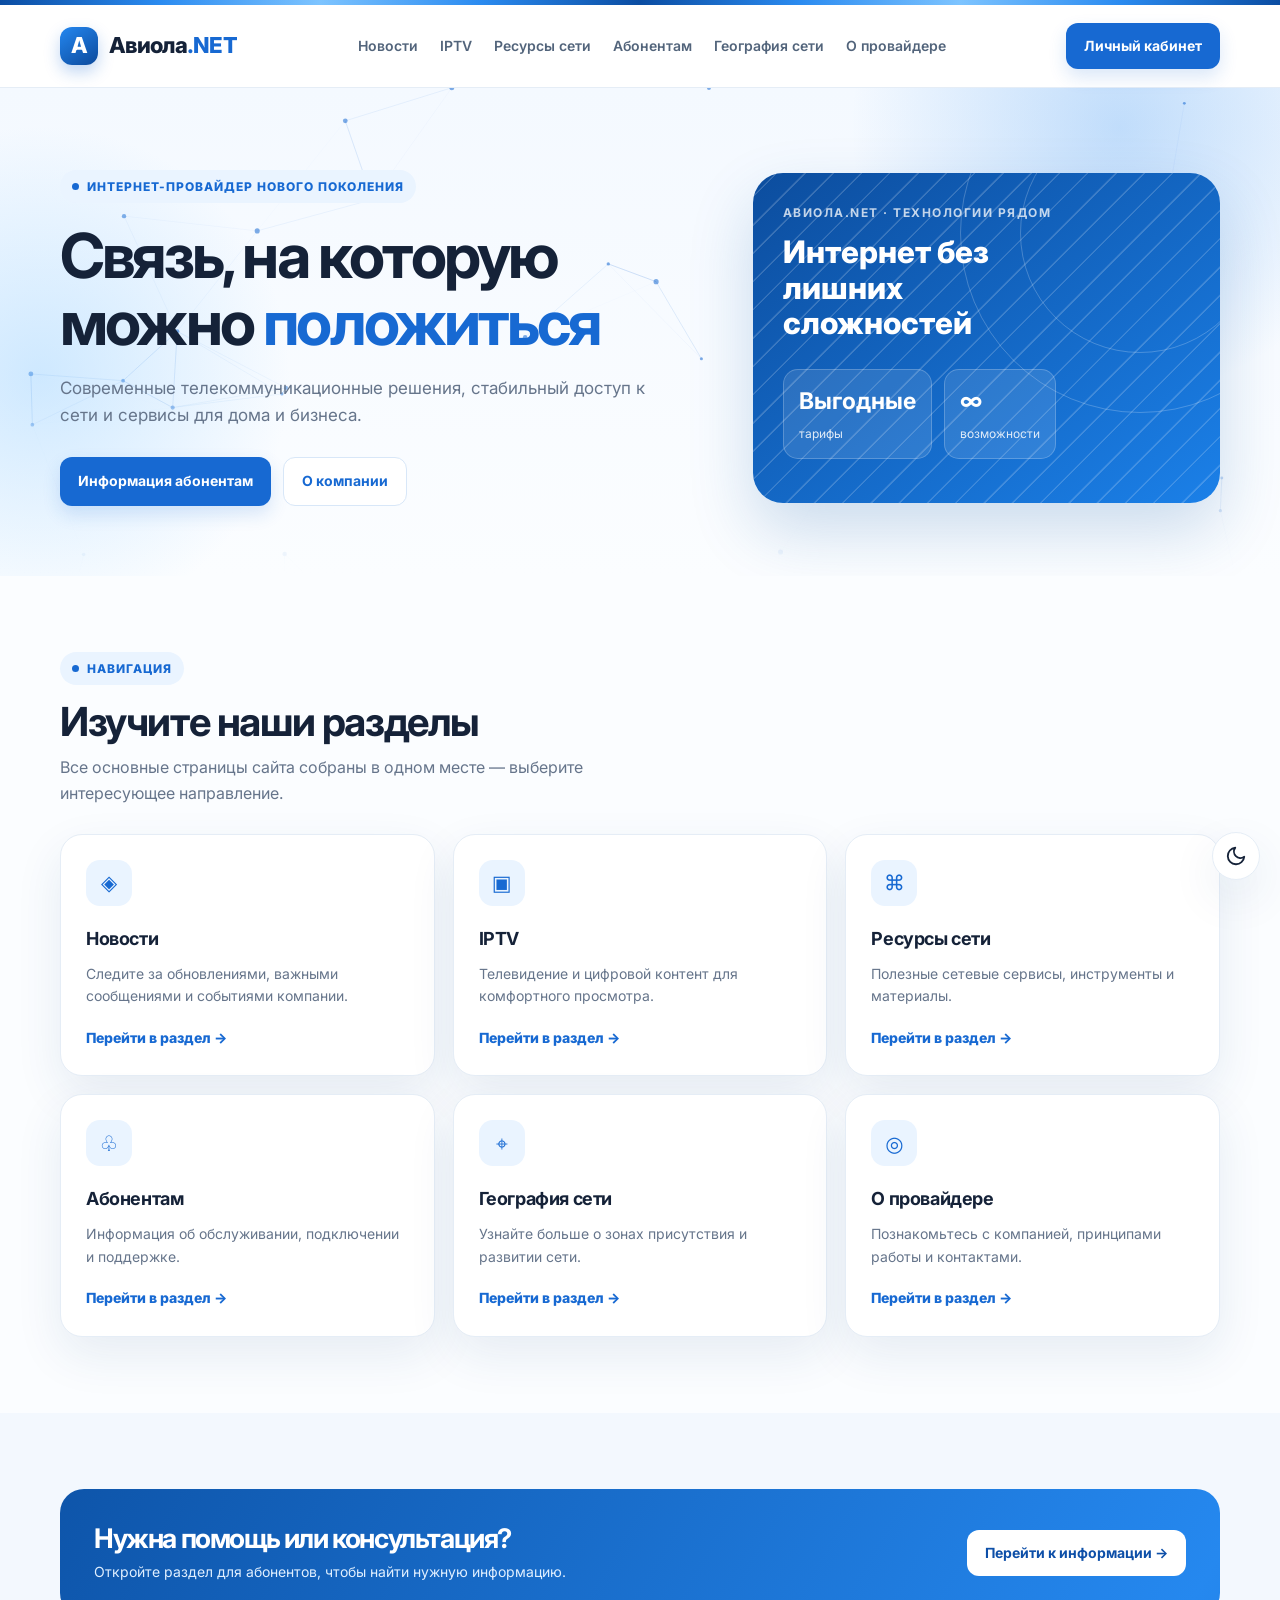
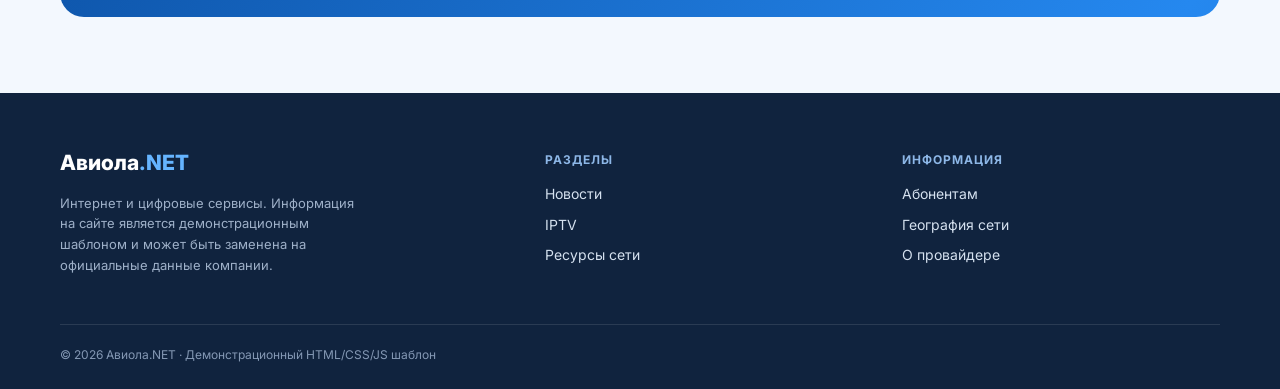
<file: index.html>
<!doctype html>
<html lang="ru">
<head>
  <meta charset="utf-8">
  <meta name="viewport" content="width=device-width, initial-scale=1">
  <meta name="description" content="Современные телекоммуникационные решения, стабильный доступ к сети и сервисы для дома и бизнеса.">
  <meta name="color-scheme" content="light dark">
  <meta name="theme-color" content="#fbfdff">
  <title>Авиола.NET — надёжная связь и цифровые возможности</title>
  <link rel="icon" href="assets/favicon.svg" type="image/svg+xml">
  <link rel="preconnect" href="https://fonts.googleapis.com">
  <link rel="preconnect" href="https://fonts.gstatic.com" crossorigin>
  <link rel="stylesheet" href="https://fonts.googleapis.com/css2?family=Inter:wght@400;500;600;700;800&display=swap">
  <link rel="stylesheet" href="assets/style.css">
  <!-- Ставим сохранённую тему до отрисовки страницы, чтобы не было мигания -->
  <script>
    try {
      var savedTheme = localStorage.getItem('aviola-theme');
      if (savedTheme === 'light' || savedTheme === 'dark') document.documentElement.dataset.theme = savedTheme;
    } catch (error) {}
  </script>
</head>
<body>
  <div class="topline"></div>

  <header class="site-header">
    <div class="container navbar">
      <a class="brand" href="index.html">
        <span class="brand-mark">A</span>
        <span class="brand-name">Авиола<span>.NET</span></span>
      </a>

      <nav class="site-nav" id="site-nav" aria-label="Основное меню">
        <a href="news.html">Новости</a>
        <a href="iptv.html">IPTV</a>
        <a href="resources.html">Ресурсы сети</a>
        <a href="subscribers.html">Абонентам</a>
        <a href="geography.html">География сети</a>
        <a href="about.html">О провайдере</a>
        <a class="nav-cta" href="#">Личный кабинет</a>
      </nav>

      <div class="nav-actions">
        <!-- TODO: заменить "#" на адрес личного кабинета (здесь и в меню выше) -->
        <a class="nav-cta" href="#">Личный кабинет</a>
        <button class="menu-toggle" type="button" aria-label="Открыть меню" aria-expanded="false" aria-controls="site-nav">☰</button>
      </div>
    </div>
  </header>

  <main>
    <section class="hero">
      <div class="container hero-grid">
        <div>
          <span class="eyebrow">Интернет-провайдер нового поколения</span>
          <h1>Связь, на которую можно <em>положиться</em></h1>
          <p class="lead">Современные телекоммуникационные решения, стабильный доступ к сети и сервисы для дома и бизнеса.</p>
          <div class="hero-actions">
            <a class="button" href="subscribers.html">Информация абонентам</a>
            <a class="button secondary" href="about.html">О компании</a>
          </div>
        </div>

        <div class="visual">
          <div class="signal"></div>
          <div class="visual-content">
            <div class="visual-kicker">Авиола.NET · технологии рядом</div>
            <div class="visual-title">Интернет без лишних сложностей</div>
            <div class="stat-row">
              <div class="stat"><strong>Выгодные</strong><small>тарифы</small></div>
              <div class="stat"><strong>∞</strong><small>возможности</small></div>
            </div>
          </div>
        </div>
      </div>
    </section>

    <section class="section">
      <div class="container">
        <div class="section-head">
          <div>
            <span class="eyebrow">Навигация</span>
            <h2>Изучите наши разделы</h2>
            <p>Все основные страницы сайта собраны в одном месте — выберите интересующее направление.</p>
          </div>
        </div>

        <div class="cards">
          <a class="card" href="news.html">
            <div class="iconbox">◈</div>
            <h3>Новости</h3>
            <p>Следите за обновлениями, важными сообщениями и событиями компании.</p>
            <span class="arrowlink">Перейти в раздел →</span>
          </a>
          <a class="card" href="iptv.html">
            <div class="iconbox">▣</div>
            <h3>IPTV</h3>
            <p>Телевидение и цифровой контент для комфортного просмотра.</p>
            <span class="arrowlink">Перейти в раздел →</span>
          </a>
          <a class="card" href="resources.html">
            <div class="iconbox">⌘</div>
            <h3>Ресурсы сети</h3>
            <p>Полезные сетевые сервисы, инструменты и материалы.</p>
            <span class="arrowlink">Перейти в раздел →</span>
          </a>
          <a class="card" href="subscribers.html">
            <div class="iconbox">♧</div>
            <h3>Абонентам</h3>
            <p>Информация об обслуживании, подключении и поддержке.</p>
            <span class="arrowlink">Перейти в раздел →</span>
          </a>
          <a class="card" href="geography.html">
            <div class="iconbox">⌖</div>
            <h3>География сети</h3>
            <p>Узнайте больше о зонах присутствия и развитии сети.</p>
            <span class="arrowlink">Перейти в раздел →</span>
          </a>
          <a class="card" href="about.html">
            <div class="iconbox">◎</div>
            <h3>О провайдере</h3>
            <p>Познакомьтесь с компанией, принципами работы и контактами.</p>
            <span class="arrowlink">Перейти в раздел →</span>
          </a>
        </div>
      </div>
    </section>

    <section class="section soft">
      <div class="container">
        <div class="callout">
          <div>
            <h2>Нужна помощь или консультация?</h2>
            <p>Откройте раздел для абонентов, чтобы найти нужную информацию.</p>
          </div>
          <a class="button" href="subscribers.html">Перейти к информации →</a>
        </div>
      </div>
    </section>
  </main>

  <footer class="site-footer">
    <div class="container">
      <div class="footer-grid">
        <div>
          <div class="footer-brand">Авиола<span>.NET</span></div>
          <p class="footer-note">Интернет и цифровые сервисы. Информация на сайте является демонстрационным шаблоном и может быть заменена на официальные данные компании.</p>
        </div>
        <div class="footer-col">
          <h4>Разделы</h4>
          <a href="news.html">Новости</a>
          <a href="iptv.html">IPTV</a>
          <a href="resources.html">Ресурсы сети</a>
        </div>
        <div class="footer-col">
          <h4>Информация</h4>
          <a href="subscribers.html">Абонентам</a>
          <a href="geography.html">География сети</a>
          <a href="about.html">О провайдере</a>
        </div>
      </div>
      <div class="copyright">© 2026 Авиола.NET · Демонстрационный HTML/CSS/JS шаблон</div>
    </div>
  </footer>

  <script src="assets/script.js"></script>
</body>
</html>
</file>
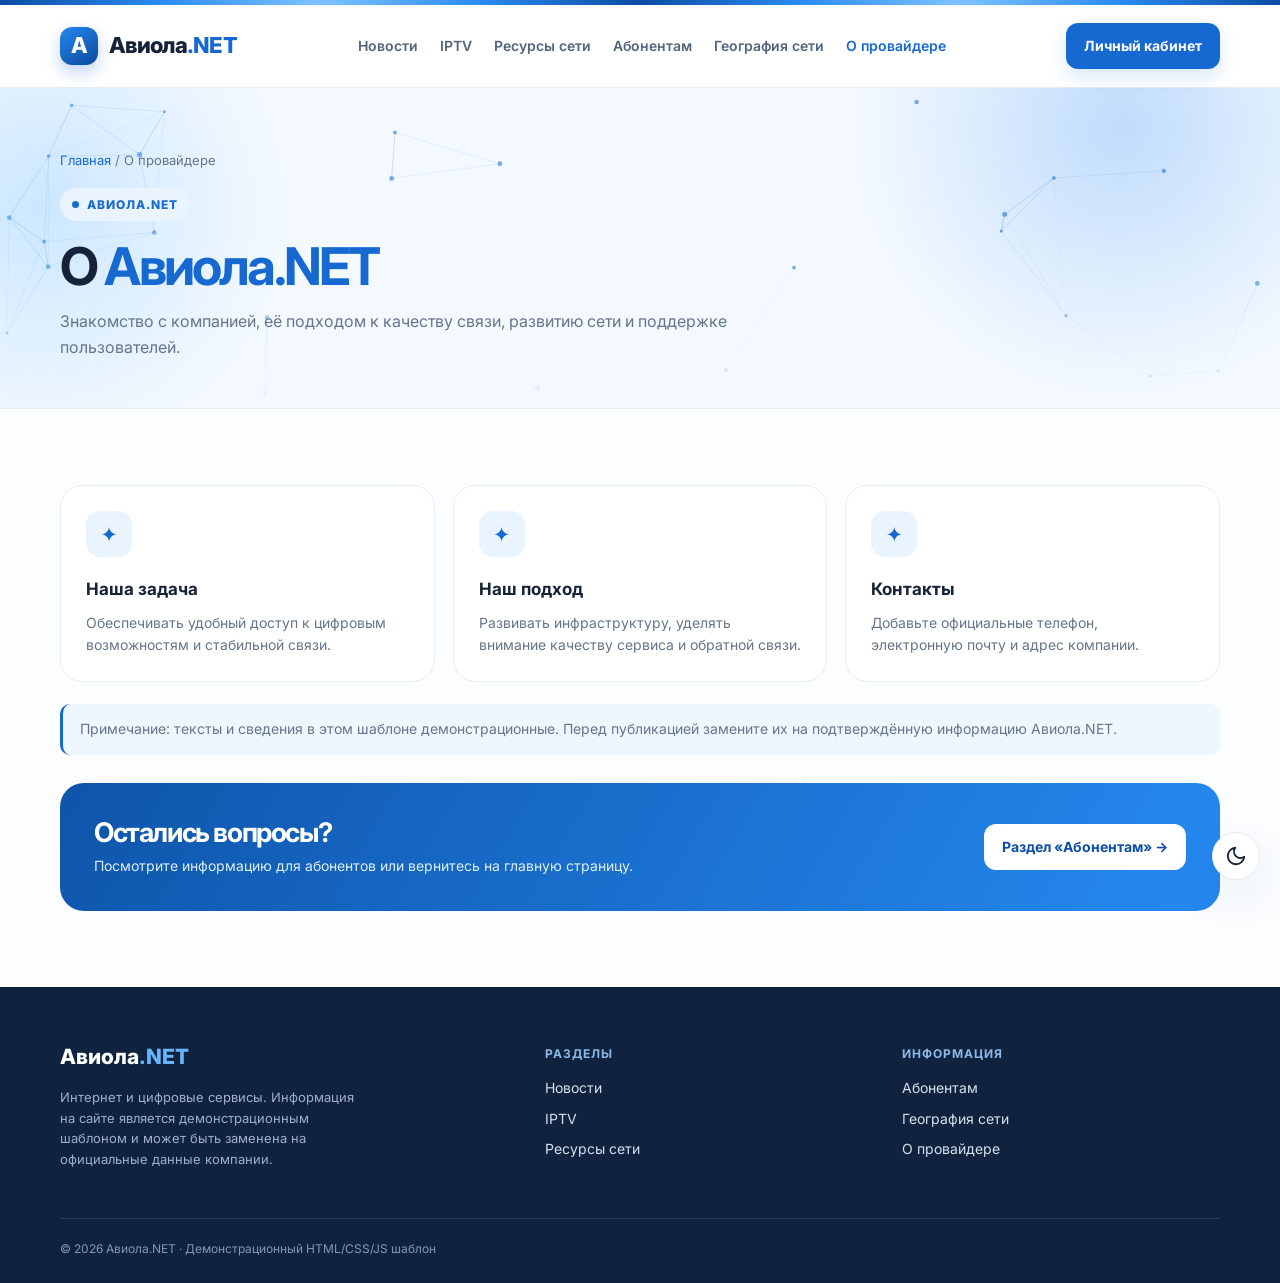
<file: about.html>
<!doctype html>
<html lang="ru">
<head>
  <meta charset="utf-8">
  <meta name="viewport" content="width=device-width, initial-scale=1">
  <meta name="description" content="Знакомство с компанией, её подходом к качеству связи, развитию сети и поддержке пользователей.">
  <meta name="color-scheme" content="light dark">
  <meta name="theme-color" content="#fbfdff">
  <title>О провайдере — Авиола.NET</title>
  <link rel="icon" href="assets/favicon.svg" type="image/svg+xml">
  <link rel="preconnect" href="https://fonts.googleapis.com">
  <link rel="preconnect" href="https://fonts.gstatic.com" crossorigin>
  <link rel="stylesheet" href="https://fonts.googleapis.com/css2?family=Inter:wght@400;500;600;700;800&display=swap">
  <link rel="stylesheet" href="assets/style.css">
  <!-- Ставим сохранённую тему до отрисовки страницы, чтобы не было мигания -->
  <script>
    try {
      var savedTheme = localStorage.getItem('Авиола-theme');
      if (savedTheme === 'light' || savedTheme === 'dark') document.documentElement.dataset.theme = savedTheme;
    } catch (error) {}
  </script>
</head>
<body>
  <div class="topline"></div>

  <header class="site-header">
    <div class="container navbar">
      <a class="brand" href="index.html">
        <span class="brand-mark">A</span>
        <span class="brand-name">Авиола<span>.NET</span></span>
      </a>

      <nav class="site-nav" id="site-nav" aria-label="Основное меню">
        <a href="news.html">Новости</a>
        <a href="iptv.html">IPTV</a>
        <a href="resources.html">Ресурсы сети</a>
        <a href="subscribers.html">Абонентам</a>
        <a href="geography.html">География сети</a>
        <a href="about.html" aria-current="page">О провайдере</a>
        <a class="nav-cta" href="#">Личный кабинет</a>
      </nav>

      <div class="nav-actions">
        <!-- TODO: заменить "#" на адрес личного кабинета (здесь и в меню выше) -->
        <a class="nav-cta" href="#">Личный кабинет</a>
        <button class="menu-toggle" type="button" aria-label="Открыть меню" aria-expanded="false" aria-controls="site-nav">☰</button>
      </div>
    </div>
  </header>

  <main>
    <section class="page-hero">
      <div class="container">
        <div class="breadcrumb"><a href="index.html">Главная</a> / О провайдере</div>
        <span class="eyebrow">Авиола.NET</span>
        <h1>О&nbsp;<em>Авиола.NET</em></h1>
        <p>Знакомство с&nbsp;компанией, её подходом к&nbsp;качеству связи, развитию сети и&nbsp;поддержке пользователей.</p>
      </div>
    </section>

    <section class="section">
      <div class="container">
        <div class="info-grid">
          <article class="info-card">
            <div class="iconbox">✦</div>
            <h3>Наша задача</h3>
            <p>Обеспечивать удобный доступ к&nbsp;цифровым возможностям и&nbsp;стабильной связи.</p>
          </article>
          <article class="info-card">
            <div class="iconbox">✦</div>
            <h3>Наш подход</h3>
            <p>Развивать инфраструктуру, уделять внимание качеству сервиса и&nbsp;обратной связи.</p>
          </article>
          <article class="info-card">
            <div class="iconbox">✦</div>
            <h3>Контакты</h3>
            <p>Добавьте официальные телефон, электронную почту и&nbsp;адрес компании.</p>
          </article>
        </div>

        <div class="notice">Примечание: тексты и&nbsp;сведения в&nbsp;этом шаблоне демонстрационные. Перед публикацией замените их на&nbsp;подтверждённую информацию Авиола.NET.</div>

        <div class="callout">
          <div>
            <h2>Остались вопросы?</h2>
            <p>Посмотрите информацию для&nbsp;абонентов или&nbsp;вернитесь на&nbsp;главную страницу.</p>
          </div>
          <a class="button" href="subscribers.html">Раздел «Абонентам»&nbsp;→</a>
        </div>
      </div>
    </section>
  </main>

  <footer class="site-footer">
    <div class="container">
      <div class="footer-grid">
        <div>
          <div class="footer-brand">Авиола<span>.NET</span></div>
          <p class="footer-note">Интернет и цифровые сервисы. Информация на сайте является демонстрационным шаблоном и может быть заменена на официальные данные компании.</p>
        </div>
        <div class="footer-col">
          <h4>Разделы</h4>
          <a href="news.html">Новости</a>
          <a href="iptv.html">IPTV</a>
          <a href="resources.html">Ресурсы сети</a>
        </div>
        <div class="footer-col">
          <h4>Информация</h4>
          <a href="subscribers.html">Абонентам</a>
          <a href="geography.html">География сети</a>
          <a href="about.html">О провайдере</a>
        </div>
      </div>
      <div class="copyright">© 2026 Авиола.NET · Демонстрационный HTML/CSS/JS шаблон</div>
    </div>
  </footer>

  <script src="assets/script.js"></script>
</body>
</html>
</file>
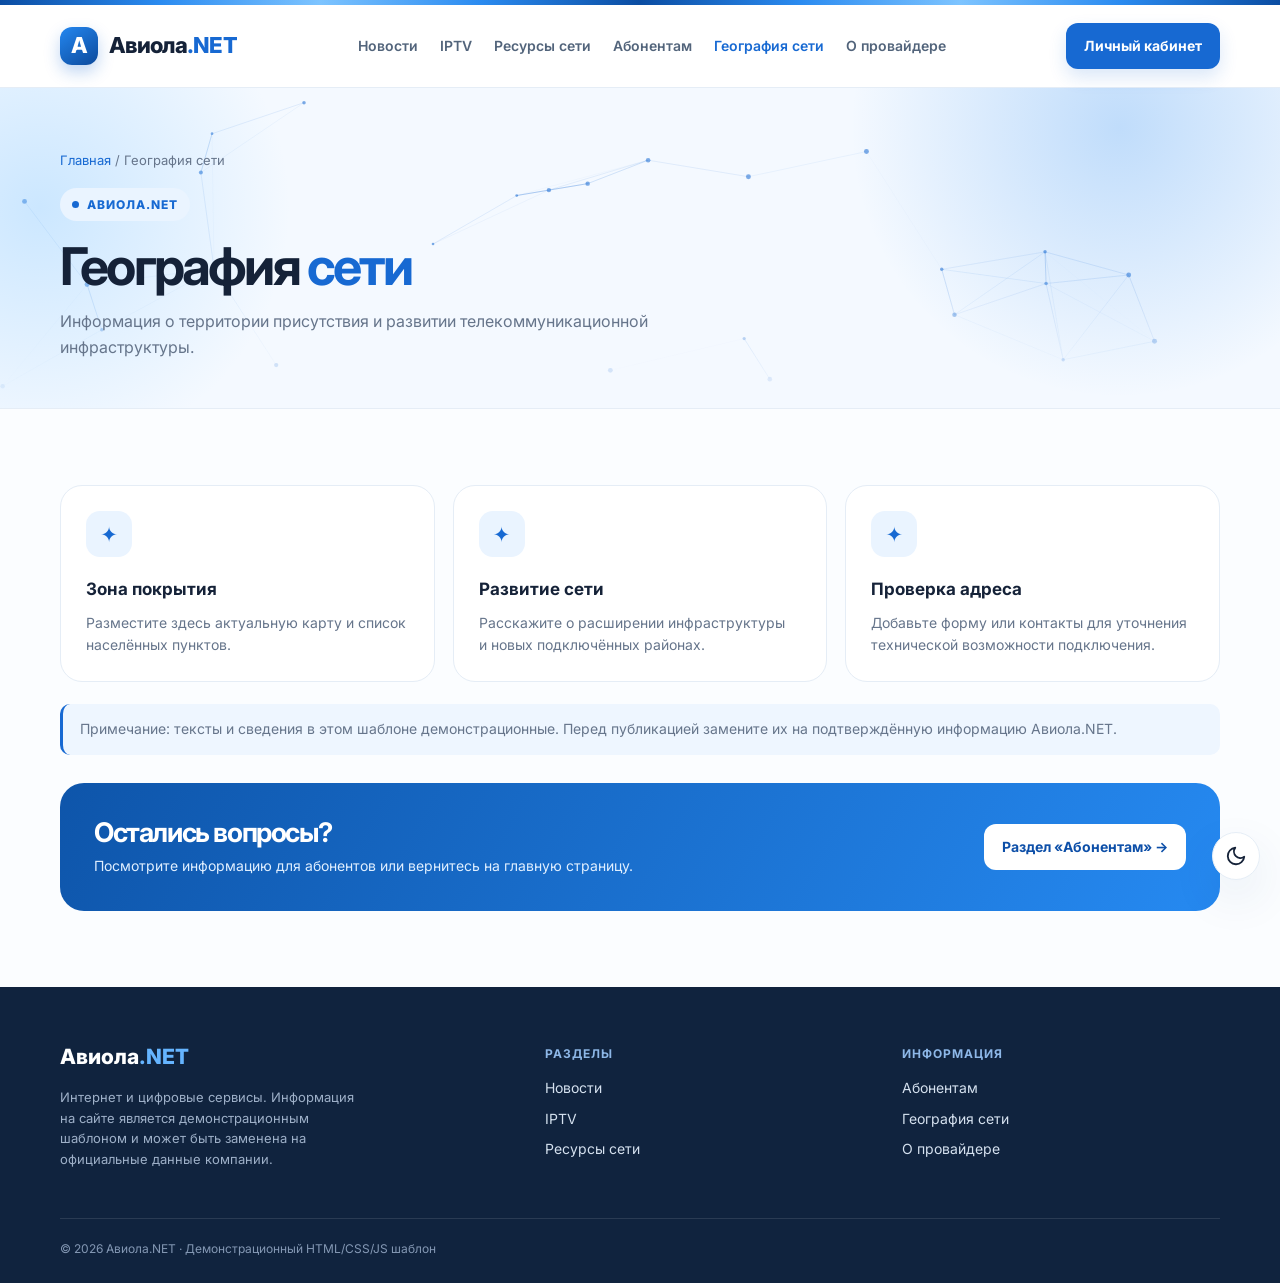
<file: geography.html>
<!doctype html>
<html lang="ru">
<head>
  <meta charset="utf-8">
  <meta name="viewport" content="width=device-width, initial-scale=1">
  <meta name="description" content="Информация о территории присутствия и развитии телекоммуникационной инфраструктуры.">
  <meta name="color-scheme" content="light dark">
  <meta name="theme-color" content="#fbfdff">
  <title>География сети — Авиола.NET</title>
  <link rel="icon" href="assets/favicon.svg" type="image/svg+xml">
  <link rel="preconnect" href="https://fonts.googleapis.com">
  <link rel="preconnect" href="https://fonts.gstatic.com" crossorigin>
  <link rel="stylesheet" href="https://fonts.googleapis.com/css2?family=Inter:wght@400;500;600;700;800&display=swap">
  <link rel="stylesheet" href="assets/style.css">
  <!-- Ставим сохранённую тему до отрисовки страницы, чтобы не было мигания -->
  <script>
    try {
      var savedTheme = localStorage.getItem('Авиола-theme');
      if (savedTheme === 'light' || savedTheme === 'dark') document.documentElement.dataset.theme = savedTheme;
    } catch (error) {}
  </script>
</head>
<body>
  <div class="topline"></div>

  <header class="site-header">
    <div class="container navbar">
      <a class="brand" href="index.html">
        <span class="brand-mark">A</span>
        <span class="brand-name">Авиола<span>.NET</span></span>
      </a>

      <nav class="site-nav" id="site-nav" aria-label="Основное меню">
        <a href="news.html">Новости</a>
        <a href="iptv.html">IPTV</a>
        <a href="resources.html">Ресурсы сети</a>
        <a href="subscribers.html">Абонентам</a>
        <a href="geography.html" aria-current="page">География сети</a>
        <a href="about.html">О провайдере</a>
        <a class="nav-cta" href="#">Личный кабинет</a>
      </nav>

      <div class="nav-actions">
        <!-- TODO: заменить "#" на адрес личного кабинета (здесь и в меню выше) -->
        <a class="nav-cta" href="#">Личный кабинет</a>
        <button class="menu-toggle" type="button" aria-label="Открыть меню" aria-expanded="false" aria-controls="site-nav">☰</button>
      </div>
    </div>
  </header>

  <main>
    <section class="page-hero">
      <div class="container">
        <div class="breadcrumb"><a href="index.html">Главная</a> / География сети</div>
        <span class="eyebrow">Авиола.NET</span>
        <h1>География <em>сети</em></h1>
        <p>Информация о&nbsp;территории присутствия и&nbsp;развитии телекоммуникационной инфраструктуры.</p>
      </div>
    </section>

    <section class="section">
      <div class="container">
        <div class="info-grid">
          <article class="info-card">
            <div class="iconbox">✦</div>
            <h3>Зона покрытия</h3>
            <p>Разместите здесь актуальную карту и&nbsp;список населённых пунктов.</p>
          </article>
          <article class="info-card">
            <div class="iconbox">✦</div>
            <h3>Развитие сети</h3>
            <p>Расскажите о&nbsp;расширении инфраструктуры и&nbsp;новых подключённых районах.</p>
          </article>
          <article class="info-card">
            <div class="iconbox">✦</div>
            <h3>Проверка адреса</h3>
            <p>Добавьте форму или&nbsp;контакты для&nbsp;уточнения технической возможности подключения.</p>
          </article>
        </div>

        <div class="notice">Примечание: тексты и&nbsp;сведения в&nbsp;этом шаблоне демонстрационные. Перед публикацией замените их на&nbsp;подтверждённую информацию Авиола.NET.</div>

        <div class="callout">
          <div>
            <h2>Остались вопросы?</h2>
            <p>Посмотрите информацию для&nbsp;абонентов или&nbsp;вернитесь на&nbsp;главную страницу.</p>
          </div>
          <a class="button" href="subscribers.html">Раздел «Абонентам»&nbsp;→</a>
        </div>
      </div>
    </section>
  </main>

  <footer class="site-footer">
    <div class="container">
      <div class="footer-grid">
        <div>
          <div class="footer-brand">Авиола<span>.NET</span></div>
          <p class="footer-note">Интернет и цифровые сервисы. Информация на сайте является демонстрационным шаблоном и может быть заменена на официальные данные компании.</p>
        </div>
        <div class="footer-col">
          <h4>Разделы</h4>
          <a href="news.html">Новости</a>
          <a href="iptv.html">IPTV</a>
          <a href="resources.html">Ресурсы сети</a>
        </div>
        <div class="footer-col">
          <h4>Информация</h4>
          <a href="subscribers.html">Абонентам</a>
          <a href="geography.html">География сети</a>
          <a href="about.html">О провайдере</a>
        </div>
      </div>
      <div class="copyright">© 2026 Авиола.NET · Демонстрационный HTML/CSS/JS шаблон</div>
    </div>
  </footer>

  <script src="assets/script.js"></script>
</body>
</html>
</file>
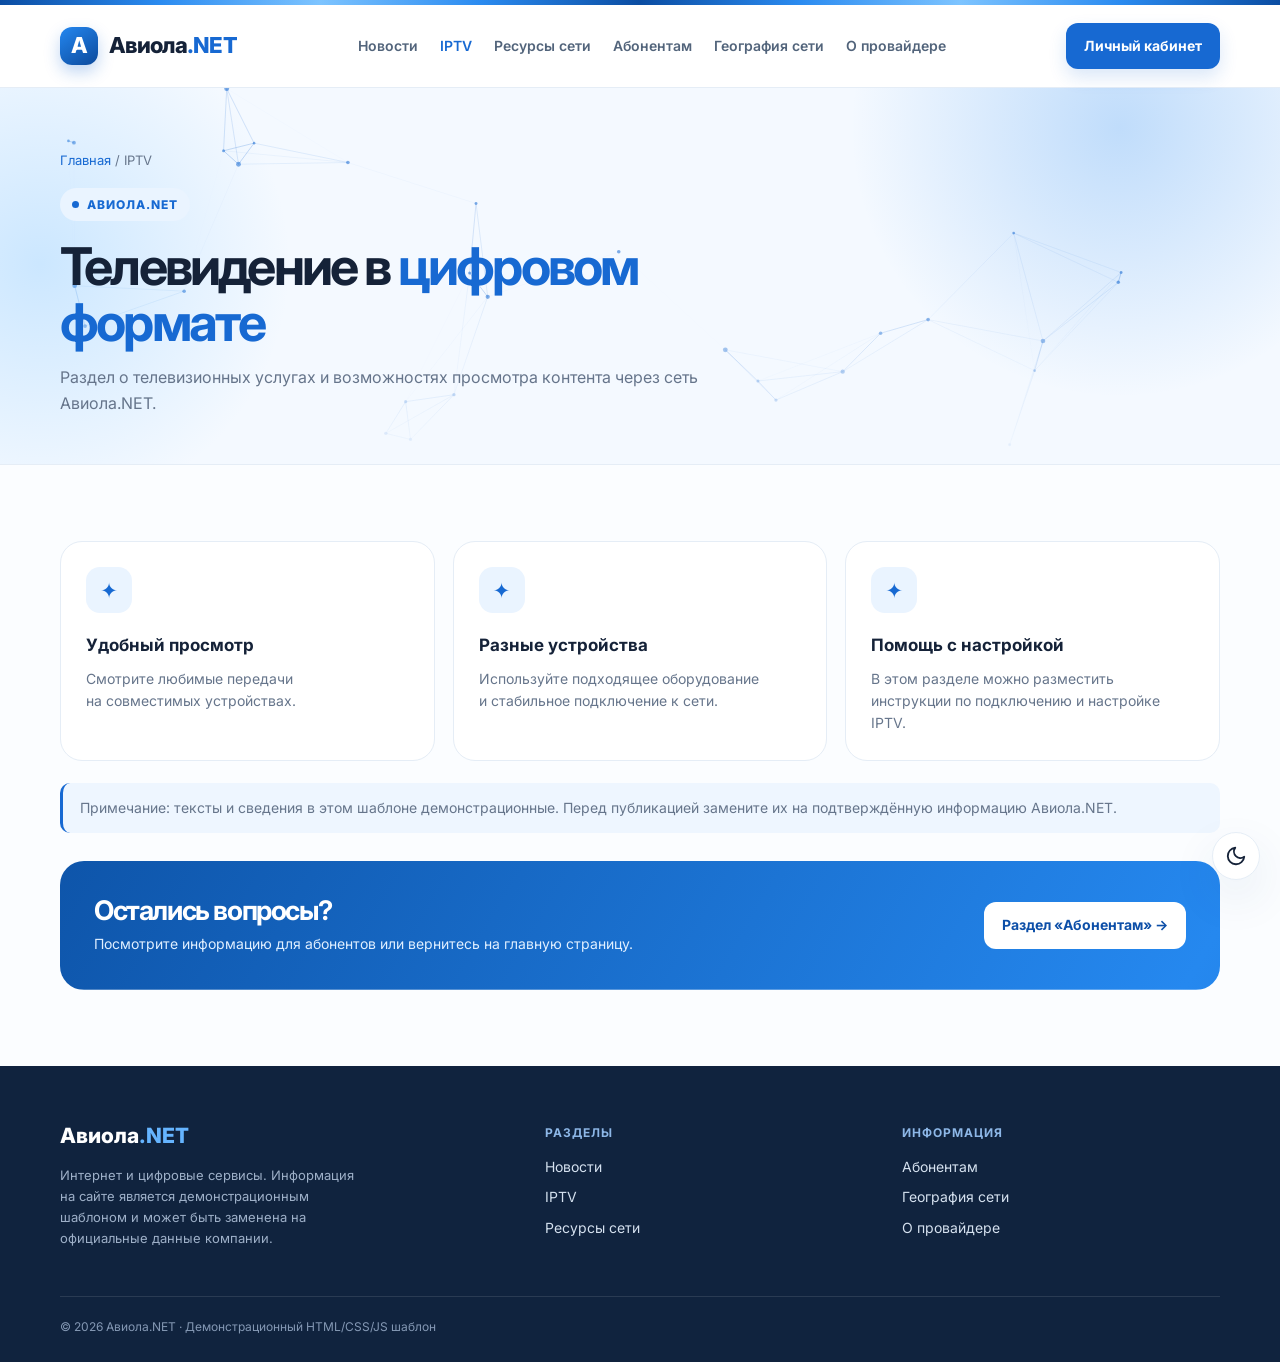
<file: iptv.html>
<!doctype html>
<html lang="ru">
<head>
  <meta charset="utf-8">
  <meta name="viewport" content="width=device-width, initial-scale=1">
  <meta name="description" content="Раздел о телевизионных услугах и возможностях просмотра контента через сеть Авиола.NET.">
  <meta name="color-scheme" content="light dark">
  <meta name="theme-color" content="#fbfdff">
  <title>IPTV — Авиола.NET</title>
  <link rel="icon" href="assets/favicon.svg" type="image/svg+xml">
  <link rel="preconnect" href="https://fonts.googleapis.com">
  <link rel="preconnect" href="https://fonts.gstatic.com" crossorigin>
  <link rel="stylesheet" href="https://fonts.googleapis.com/css2?family=Inter:wght@400;500;600;700;800&display=swap">
  <link rel="stylesheet" href="assets/style.css">
  <!-- Ставим сохранённую тему до отрисовки страницы, чтобы не было мигания -->
  <script>
    try {
      var savedTheme = localStorage.getItem('Авиола-theme');
      if (savedTheme === 'light' || savedTheme === 'dark') document.documentElement.dataset.theme = savedTheme;
    } catch (error) {}
  </script>
</head>
<body>
  <div class="topline"></div>

  <header class="site-header">
    <div class="container navbar">
      <a class="brand" href="index.html">
        <span class="brand-mark">A</span>
        <span class="brand-name">Авиола<span>.NET</span></span>
      </a>

      <nav class="site-nav" id="site-nav" aria-label="Основное меню">
        <a href="news.html">Новости</a>
        <a href="iptv.html" aria-current="page">IPTV</a>
        <a href="resources.html">Ресурсы сети</a>
        <a href="subscribers.html">Абонентам</a>
        <a href="geography.html">География сети</a>
        <a href="about.html">О провайдере</a>
        <a class="nav-cta" href="#">Личный кабинет</a>
      </nav>

      <div class="nav-actions">
        <!-- TODO: заменить "#" на адрес личного кабинета (здесь и в меню выше) -->
        <a class="nav-cta" href="#">Личный кабинет</a>
        <button class="menu-toggle" type="button" aria-label="Открыть меню" aria-expanded="false" aria-controls="site-nav">☰</button>
      </div>
    </div>
  </header>

  <main>
    <section class="page-hero">
      <div class="container">
        <div class="breadcrumb"><a href="index.html">Главная</a> / IPTV</div>
        <span class="eyebrow">Авиола.NET</span>
        <h1>Телевидение в&nbsp;<em>цифровом формате</em></h1>
        <p>Раздел о&nbsp;телевизионных услугах и&nbsp;возможностях просмотра контента через сеть Авиола.NET.</p>
      </div>
    </section>

    <section class="section">
      <div class="container">
        <div class="info-grid">
          <article class="info-card">
            <div class="iconbox">✦</div>
            <h3>Удобный просмотр</h3>
            <p>Смотрите любимые передачи на&nbsp;совместимых устройствах.</p>
          </article>
          <article class="info-card">
            <div class="iconbox">✦</div>
            <h3>Разные устройства</h3>
            <p>Используйте подходящее оборудование и&nbsp;стабильное подключение к&nbsp;сети.</p>
          </article>
          <article class="info-card">
            <div class="iconbox">✦</div>
            <h3>Помощь с настройкой</h3>
            <p>В&nbsp;этом разделе можно разместить инструкции по&nbsp;подключению и&nbsp;настройке IPTV.</p>
          </article>
        </div>

        <div class="notice">Примечание: тексты и&nbsp;сведения в&nbsp;этом шаблоне демонстрационные. Перед публикацией замените их на&nbsp;подтверждённую информацию Авиола.NET.</div>

        <div class="callout">
          <div>
            <h2>Остались вопросы?</h2>
            <p>Посмотрите информацию для&nbsp;абонентов или&nbsp;вернитесь на&nbsp;главную страницу.</p>
          </div>
          <a class="button" href="subscribers.html">Раздел «Абонентам»&nbsp;→</a>
        </div>
      </div>
    </section>
  </main>

  <footer class="site-footer">
    <div class="container">
      <div class="footer-grid">
        <div>
          <div class="footer-brand">Авиола<span>.NET</span></div>
          <p class="footer-note">Интернет и цифровые сервисы. Информация на сайте является демонстрационным шаблоном и может быть заменена на официальные данные компании.</p>
        </div>
        <div class="footer-col">
          <h4>Разделы</h4>
          <a href="news.html">Новости</a>
          <a href="iptv.html">IPTV</a>
          <a href="resources.html">Ресурсы сети</a>
        </div>
        <div class="footer-col">
          <h4>Информация</h4>
          <a href="subscribers.html">Абонентам</a>
          <a href="geography.html">География сети</a>
          <a href="about.html">О провайдере</a>
        </div>
      </div>
      <div class="copyright">© 2026 Авиола.NET · Демонстрационный HTML/CSS/JS шаблон</div>
    </div>
  </footer>

  <script src="assets/script.js"></script>
</body>
</html>
</file>
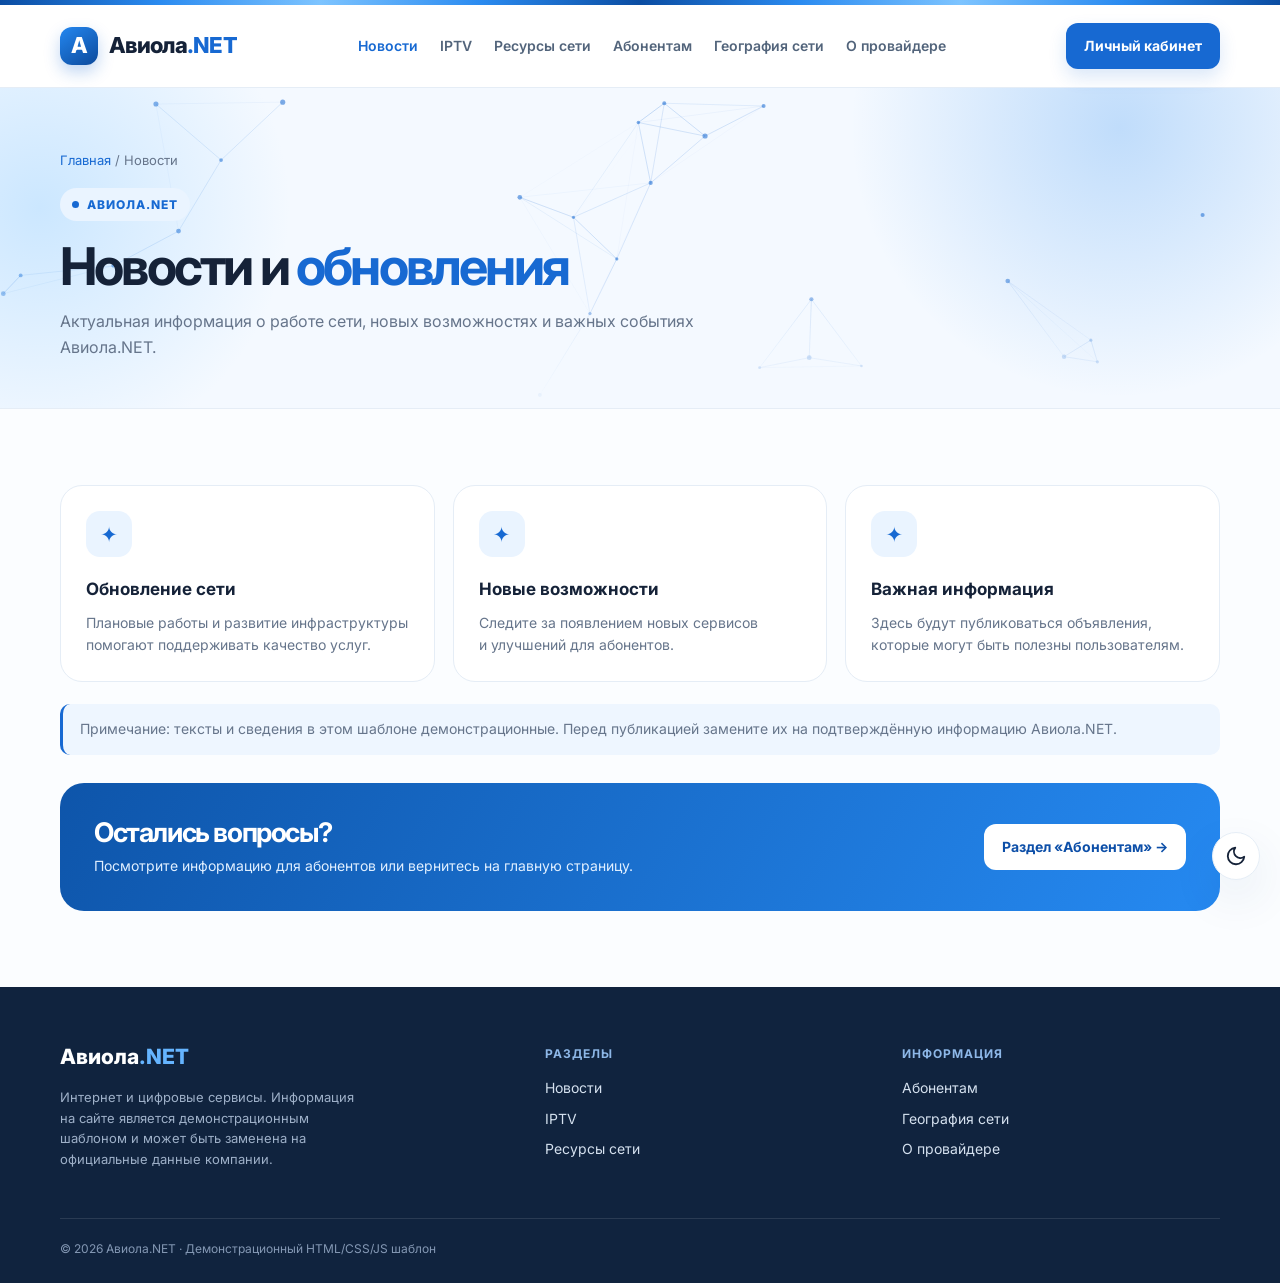
<file: news.html>
<!doctype html>
<html lang="ru">
<head>
  <meta charset="utf-8">
  <meta name="viewport" content="width=device-width, initial-scale=1">
  <meta name="description" content="Актуальная информация о работе сети, новых возможностях и важных событиях Авиола.NET.">
  <meta name="color-scheme" content="light dark">
  <meta name="theme-color" content="#fbfdff">
  <title>Новости — Авиола.NET</title>
  <link rel="icon" href="assets/favicon.svg" type="image/svg+xml">
  <link rel="preconnect" href="https://fonts.googleapis.com">
  <link rel="preconnect" href="https://fonts.gstatic.com" crossorigin>
  <link rel="stylesheet" href="https://fonts.googleapis.com/css2?family=Inter:wght@400;500;600;700;800&display=swap">
  <link rel="stylesheet" href="assets/style.css">
  <!-- Ставим сохранённую тему до отрисовки страницы, чтобы не было мигания -->
  <script>
    try {
      var savedTheme = localStorage.getItem('Авиола-theme');
      if (savedTheme === 'light' || savedTheme === 'dark') document.documentElement.dataset.theme = savedTheme;
    } catch (error) {}
  </script>
</head>
<body>
  <div class="topline"></div>

  <header class="site-header">
    <div class="container navbar">
      <a class="brand" href="index.html">
        <span class="brand-mark">A</span>
        <span class="brand-name">Авиола<span>.NET</span></span>
      </a>

      <nav class="site-nav" id="site-nav" aria-label="Основное меню">
        <a href="news.html" aria-current="page">Новости</a>
        <a href="iptv.html">IPTV</a>
        <a href="resources.html">Ресурсы сети</a>
        <a href="subscribers.html">Абонентам</a>
        <a href="geography.html">География сети</a>
        <a href="about.html">О провайдере</a>
        <a class="nav-cta" href="#">Личный кабинет</a>
      </nav>

      <div class="nav-actions">
        <!-- TODO: заменить "#" на адрес личного кабинета (здесь и в меню выше) -->
        <a class="nav-cta" href="#">Личный кабинет</a>
        <button class="menu-toggle" type="button" aria-label="Открыть меню" aria-expanded="false" aria-controls="site-nav">☰</button>
      </div>
    </div>
  </header>

  <main>
    <section class="page-hero">
      <div class="container">
        <div class="breadcrumb"><a href="index.html">Главная</a> / Новости</div>
        <span class="eyebrow">Авиола.NET</span>
        <h1>Новости и&nbsp;<em>обновления</em></h1>
        <p>Актуальная информация о&nbsp;работе сети, новых возможностях и&nbsp;важных событиях Авиола.NET.</p>
      </div>
    </section>

    <section class="section">
      <div class="container">
        <div class="info-grid">
          <article class="info-card">
            <div class="iconbox">✦</div>
            <h3>Обновление сети</h3>
            <p>Плановые работы и&nbsp;развитие инфраструктуры помогают поддерживать качество услуг.</p>
          </article>
          <article class="info-card">
            <div class="iconbox">✦</div>
            <h3>Новые возможности</h3>
            <p>Следите за&nbsp;появлением новых сервисов и&nbsp;улучшений для&nbsp;абонентов.</p>
          </article>
          <article class="info-card">
            <div class="iconbox">✦</div>
            <h3>Важная информация</h3>
            <p>Здесь будут публиковаться объявления, которые могут быть полезны пользователям.</p>
          </article>
        </div>

        <div class="notice">Примечание: тексты и&nbsp;сведения в&nbsp;этом шаблоне демонстрационные. Перед публикацией замените их на&nbsp;подтверждённую информацию Авиола.NET.</div>

        <div class="callout">
          <div>
            <h2>Остались вопросы?</h2>
            <p>Посмотрите информацию для&nbsp;абонентов или&nbsp;вернитесь на&nbsp;главную страницу.</p>
          </div>
          <a class="button" href="subscribers.html">Раздел «Абонентам»&nbsp;→</a>
        </div>
      </div>
    </section>
  </main>

  <footer class="site-footer">
    <div class="container">
      <div class="footer-grid">
        <div>
          <div class="footer-brand">Авиола<span>.NET</span></div>
          <p class="footer-note">Интернет и цифровые сервисы. Информация на сайте является демонстрационным шаблоном и может быть заменена на официальные данные компании.</p>
        </div>
        <div class="footer-col">
          <h4>Разделы</h4>
          <a href="news.html">Новости</a>
          <a href="iptv.html">IPTV</a>
          <a href="resources.html">Ресурсы сети</a>
        </div>
        <div class="footer-col">
          <h4>Информация</h4>
          <a href="subscribers.html">Абонентам</a>
          <a href="geography.html">География сети</a>
          <a href="about.html">О провайдере</a>
        </div>
      </div>
      <div class="copyright">© 2026 Авиола.NET · Демонстрационный HTML/CSS/JS шаблон</div>
    </div>
  </footer>

  <script src="assets/script.js"></script>
</body>
</html>
</file>
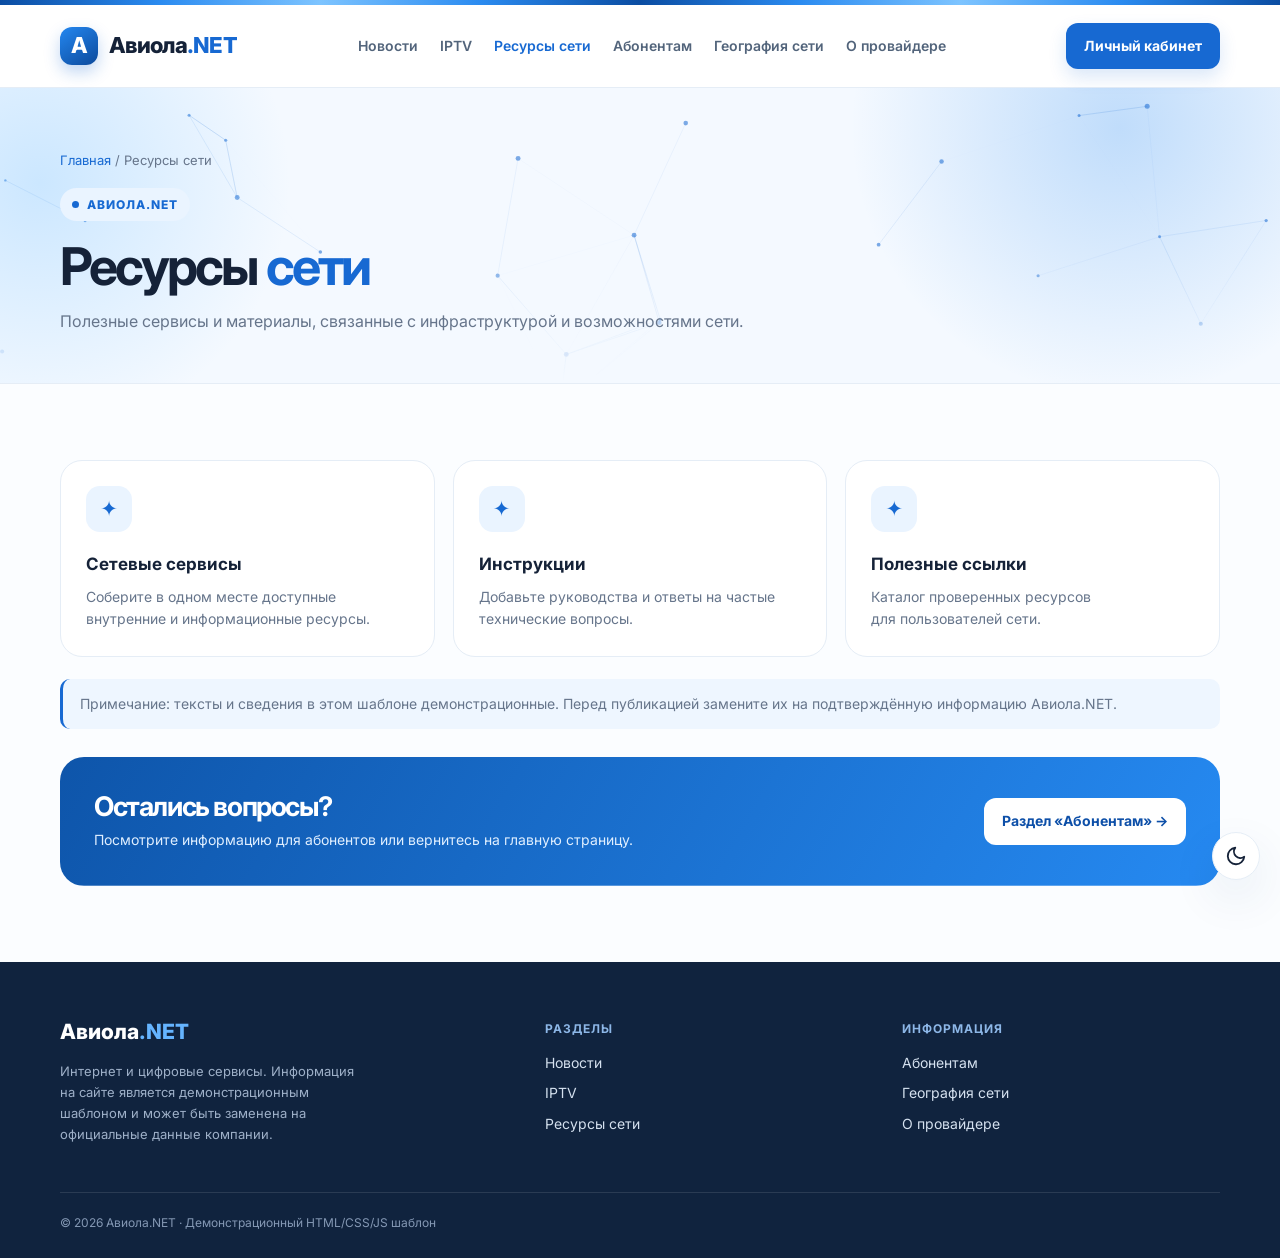
<file: resources.html>
<!doctype html>
<html lang="ru">
<head>
  <meta charset="utf-8">
  <meta name="viewport" content="width=device-width, initial-scale=1">
  <meta name="description" content="Полезные сервисы и материалы, связанные с инфраструктурой и возможностями сети.">
  <meta name="color-scheme" content="light dark">
  <meta name="theme-color" content="#fbfdff">
  <title>Ресурсы сети — Авиола.NET</title>
  <link rel="icon" href="assets/favicon.svg" type="image/svg+xml">
  <link rel="preconnect" href="https://fonts.googleapis.com">
  <link rel="preconnect" href="https://fonts.gstatic.com" crossorigin>
  <link rel="stylesheet" href="https://fonts.googleapis.com/css2?family=Inter:wght@400;500;600;700;800&display=swap">
  <link rel="stylesheet" href="assets/style.css">
  <!-- Ставим сохранённую тему до отрисовки страницы, чтобы не было мигания -->
  <script>
    try {
      var savedTheme = localStorage.getItem('Авиола-theme');
      if (savedTheme === 'light' || savedTheme === 'dark') document.documentElement.dataset.theme = savedTheme;
    } catch (error) {}
  </script>
</head>
<body>
  <div class="topline"></div>

  <header class="site-header">
    <div class="container navbar">
      <a class="brand" href="index.html">
        <span class="brand-mark">A</span>
        <span class="brand-name">Авиола<span>.NET</span></span>
      </a>

      <nav class="site-nav" id="site-nav" aria-label="Основное меню">
        <a href="news.html">Новости</a>
        <a href="iptv.html">IPTV</a>
        <a href="resources.html" aria-current="page">Ресурсы сети</a>
        <a href="subscribers.html">Абонентам</a>
        <a href="geography.html">География сети</a>
        <a href="about.html">О провайдере</a>
        <a class="nav-cta" href="#">Личный кабинет</a>
      </nav>

      <div class="nav-actions">
        <!-- TODO: заменить "#" на адрес личного кабинета (здесь и в меню выше) -->
        <a class="nav-cta" href="#">Личный кабинет</a>
        <button class="menu-toggle" type="button" aria-label="Открыть меню" aria-expanded="false" aria-controls="site-nav">☰</button>
      </div>
    </div>
  </header>

  <main>
    <section class="page-hero">
      <div class="container">
        <div class="breadcrumb"><a href="index.html">Главная</a> / Ресурсы сети</div>
        <span class="eyebrow">Авиола.NET</span>
        <h1>Ресурсы <em>сети</em></h1>
        <p>Полезные сервисы и&nbsp;материалы, связанные с&nbsp;инфраструктурой и&nbsp;возможностями сети.</p>
      </div>
    </section>

    <section class="section">
      <div class="container">
        <div class="info-grid">
          <article class="info-card">
            <div class="iconbox">✦</div>
            <h3>Сетевые сервисы</h3>
            <p>Соберите в&nbsp;одном месте доступные внутренние и&nbsp;информационные ресурсы.</p>
          </article>
          <article class="info-card">
            <div class="iconbox">✦</div>
            <h3>Инструкции</h3>
            <p>Добавьте руководства и&nbsp;ответы на&nbsp;частые технические вопросы.</p>
          </article>
          <article class="info-card">
            <div class="iconbox">✦</div>
            <h3>Полезные ссылки</h3>
            <p>Каталог проверенных ресурсов для&nbsp;пользователей сети.</p>
          </article>
        </div>

        <div class="notice">Примечание: тексты и&nbsp;сведения в&nbsp;этом шаблоне демонстрационные. Перед публикацией замените их на&nbsp;подтверждённую информацию Авиола.NET.</div>

        <div class="callout">
          <div>
            <h2>Остались вопросы?</h2>
            <p>Посмотрите информацию для&nbsp;абонентов или&nbsp;вернитесь на&nbsp;главную страницу.</p>
          </div>
          <a class="button" href="subscribers.html">Раздел «Абонентам»&nbsp;→</a>
        </div>
      </div>
    </section>
  </main>

  <footer class="site-footer">
    <div class="container">
      <div class="footer-grid">
        <div>
          <div class="footer-brand">Авиола<span>.NET</span></div>
          <p class="footer-note">Интернет и цифровые сервисы. Информация на сайте является демонстрационным шаблоном и может быть заменена на официальные данные компании.</p>
        </div>
        <div class="footer-col">
          <h4>Разделы</h4>
          <a href="news.html">Новости</a>
          <a href="iptv.html">IPTV</a>
          <a href="resources.html">Ресурсы сети</a>
        </div>
        <div class="footer-col">
          <h4>Информация</h4>
          <a href="subscribers.html">Абонентам</a>
          <a href="geography.html">География сети</a>
          <a href="about.html">О провайдере</a>
        </div>
      </div>
      <div class="copyright">© 2026 Авиола.NET · Демонстрационный HTML/CSS/JS шаблон</div>
    </div>
  </footer>

  <script src="assets/script.js"></script>
</body>
</html>
</file>
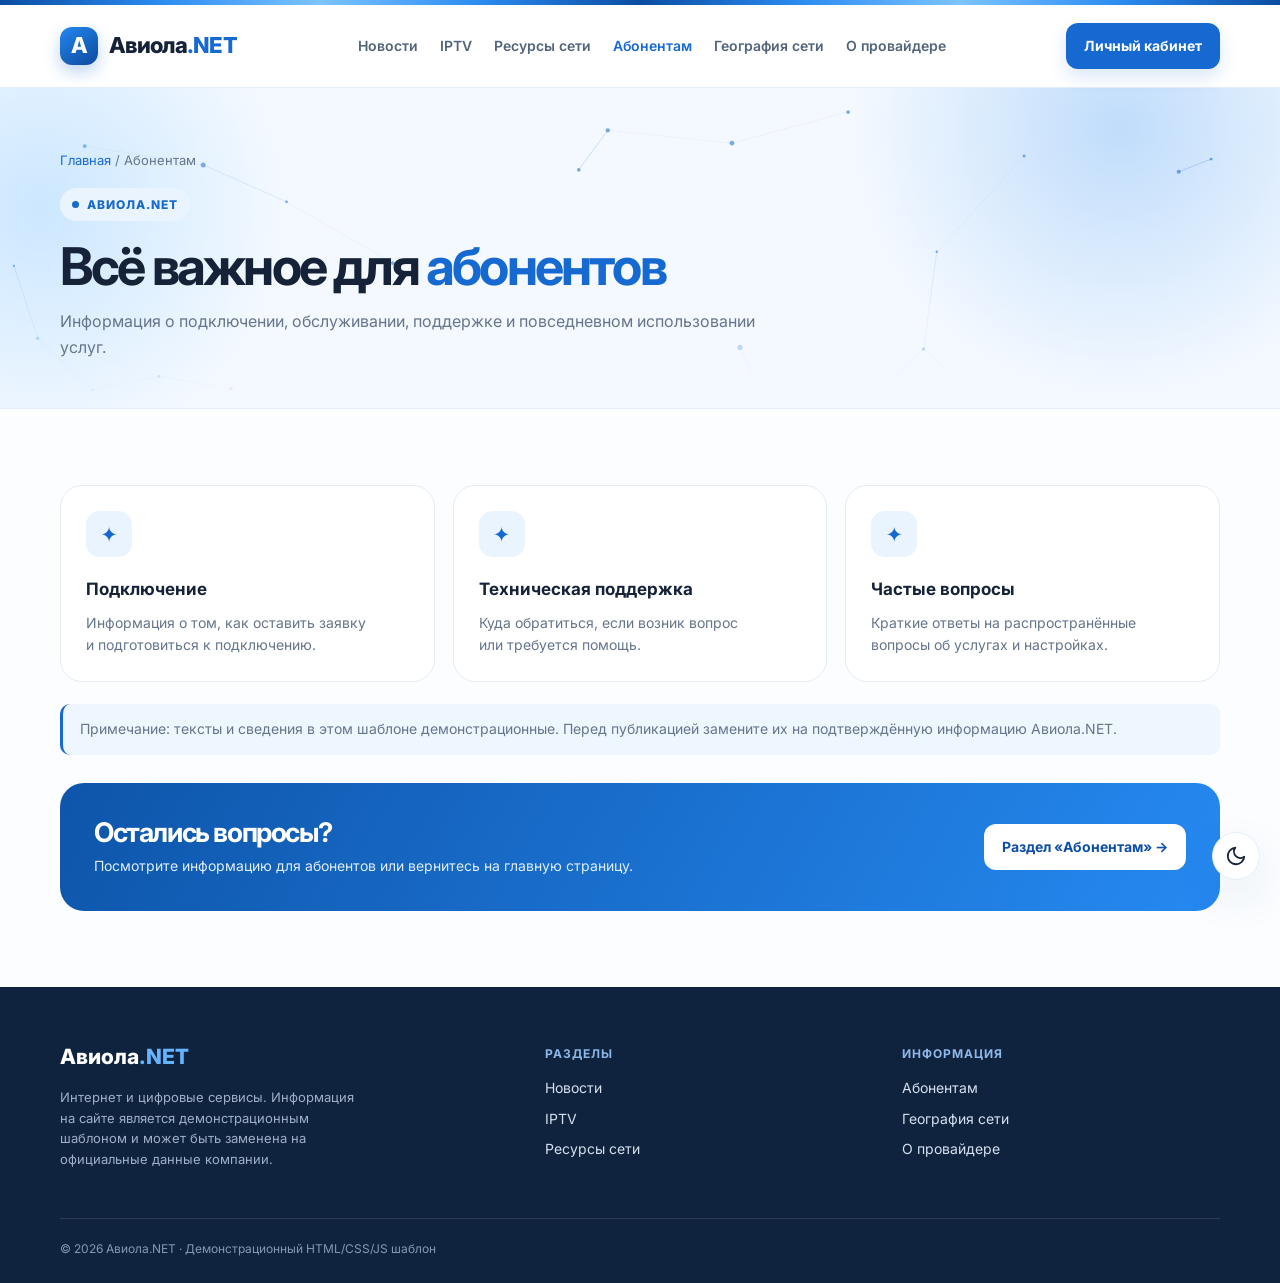
<file: subscribers.html>
<!doctype html>
<html lang="ru">
<head>
  <meta charset="utf-8">
  <meta name="viewport" content="width=device-width, initial-scale=1">
  <meta name="description" content="Информация о подключении, обслуживании, поддержке и повседневном использовании услуг.">
  <meta name="color-scheme" content="light dark">
  <meta name="theme-color" content="#fbfdff">
  <title>Абонентам — Авиола.NET</title>
  <link rel="icon" href="assets/favicon.svg" type="image/svg+xml">
  <link rel="preconnect" href="https://fonts.googleapis.com">
  <link rel="preconnect" href="https://fonts.gstatic.com" crossorigin>
  <link rel="stylesheet" href="https://fonts.googleapis.com/css2?family=Inter:wght@400;500;600;700;800&display=swap">
  <link rel="stylesheet" href="assets/style.css">
  <!-- Ставим сохранённую тему до отрисовки страницы, чтобы не было мигания -->
  <script>
    try {
      var savedTheme = localStorage.getItem('Авиола-theme');
      if (savedTheme === 'light' || savedTheme === 'dark') document.documentElement.dataset.theme = savedTheme;
    } catch (error) {}
  </script>
</head>
<body>
  <div class="topline"></div>

  <header class="site-header">
    <div class="container navbar">
      <a class="brand" href="index.html">
        <span class="brand-mark">A</span>
        <span class="brand-name">Авиола<span>.NET</span></span>
      </a>

      <nav class="site-nav" id="site-nav" aria-label="Основное меню">
        <a href="news.html">Новости</a>
        <a href="iptv.html">IPTV</a>
        <a href="resources.html">Ресурсы сети</a>
        <a href="subscribers.html" aria-current="page">Абонентам</a>
        <a href="geography.html">География сети</a>
        <a href="about.html">О провайдере</a>
        <a class="nav-cta" href="#">Личный кабинет</a>
      </nav>

      <div class="nav-actions">
        <!-- TODO: заменить "#" на адрес личного кабинета (здесь и в меню выше) -->
        <a class="nav-cta" href="#">Личный кабинет</a>
        <button class="menu-toggle" type="button" aria-label="Открыть меню" aria-expanded="false" aria-controls="site-nav">☰</button>
      </div>
    </div>
  </header>

  <main>
    <section class="page-hero">
      <div class="container">
        <div class="breadcrumb"><a href="index.html">Главная</a> / Абонентам</div>
        <span class="eyebrow">Авиола.NET</span>
        <h1>Всё важное для&nbsp;<em>абонентов</em></h1>
        <p>Информация о&nbsp;подключении, обслуживании, поддержке и&nbsp;повседневном использовании услуг.</p>
      </div>
    </section>

    <section class="section">
      <div class="container">
        <div class="info-grid">
          <article class="info-card">
            <div class="iconbox">✦</div>
            <h3>Подключение</h3>
            <p>Информация о&nbsp;том, как оставить заявку и&nbsp;подготовиться к&nbsp;подключению.</p>
          </article>
          <article class="info-card">
            <div class="iconbox">✦</div>
            <h3>Техническая поддержка</h3>
            <p>Куда обратиться, если возник вопрос или&nbsp;требуется помощь.</p>
          </article>
          <article class="info-card">
            <div class="iconbox">✦</div>
            <h3>Частые вопросы</h3>
            <p>Краткие ответы на&nbsp;распространённые вопросы об&nbsp;услугах и&nbsp;настройках.</p>
          </article>
        </div>

        <div class="notice">Примечание: тексты и&nbsp;сведения в&nbsp;этом шаблоне демонстрационные. Перед публикацией замените их на&nbsp;подтверждённую информацию Авиола.NET.</div>

        <div class="callout">
          <div>
            <h2>Остались вопросы?</h2>
            <p>Посмотрите информацию для&nbsp;абонентов или&nbsp;вернитесь на&nbsp;главную страницу.</p>
          </div>
          <a class="button" href="subscribers.html">Раздел «Абонентам»&nbsp;→</a>
        </div>
      </div>
    </section>
  </main>

  <footer class="site-footer">
    <div class="container">
      <div class="footer-grid">
        <div>
          <div class="footer-brand">Авиола<span>.NET</span></div>
          <p class="footer-note">Интернет и цифровые сервисы. Информация на сайте является демонстрационным шаблоном и может быть заменена на официальные данные компании.</p>
        </div>
        <div class="footer-col">
          <h4>Разделы</h4>
          <a href="news.html">Новости</a>
          <a href="iptv.html">IPTV</a>
          <a href="resources.html">Ресурсы сети</a>
        </div>
        <div class="footer-col">
          <h4>Информация</h4>
          <a href="subscribers.html">Абонентам</a>
          <a href="geography.html">География сети</a>
          <a href="about.html">О провайдере</a>
        </div>
      </div>
      <div class="copyright">© 2026 Авиола.NET · Демонстрационный HTML/CSS/JS шаблон</div>
    </div>
  </footer>

  <script src="assets/script.js"></script>
</body>
</html>
</file>
<file: assets/style.css>
/* ==========================================================================
   Aviola.NET — стили сайта
   Оглавление: 1. Тема  2. База  3. Шапка  4. Кнопки  5. Первый экран
   6. Секции и карточки  7. Подвал  8. Переключатель темы  9. Анимации
   10. Адаптив
   ========================================================================== */


/* 1. Тема ------------------------------------------------------------------
   Светлая тема по умолчанию. Тёмная включается двумя способами:
   — автоматически, если в системе выбрана тёмная тема;
   — вручную, кнопкой в углу (скрипт ставит data-theme на <html>).
   Блок с тёмными цветами повторён дважды — это нормально для чистого CSS.   */

:root {
  color-scheme: light;

  --bg: #fbfdff;
  --surface: #fff;
  --surface-soft: #f3f8fe;
  --tint: #eaf4ff;
  --hero-top: #f4f9ff;

  --text: #152238;
  --muted: #66758b;
  --nav-text: #52647b;
  --line: #e5edf6;

  --accent: #1769d2;
  --btn: #1769d2;
  --btn-hover: #0d4fa8;
  --btn-shadow: rgba(23, 105, 210, .16);
  --secondary-border: #d8e7f8;
  --card-hover-border: #c8def7;

  --header-bg: rgba(255, 255, 255, .88);
  --notice-bg: #eef6ff;
  --shadow: 0 18px 48px rgba(25, 67, 117, .09);
  --radius: 22px;

  --glow-a: rgba(43, 139, 240, .26);
  --glow-b: rgba(125, 196, 255, .34);
  --net-rgb: 23, 105, 210;

  --callout-from: #0e55aa;
  --callout-to: #2588ef;
  --footer-bg: #10233e;
  --footer-edge: #10233e;
}

@media (prefers-color-scheme: dark) {
  :root:not([data-theme="light"]) {
    color-scheme: dark;

    --bg: #0a111e;
    --surface: #111b2e;
    --surface-soft: #0d1626;
    --tint: #16294a;
    --hero-top: #0d1830;

    --text: #e7eef8;
    --muted: #9db0c8;
    --nav-text: #b4c3d8;
    --line: #1d2b44;

    --accent: #6db4ff;
    --btn: #1f6fe5;
    --btn-hover: #1a5fcb;
    --btn-shadow: rgba(0, 0, 0, .35);
    --secondary-border: #27406a;
    --card-hover-border: #2b4670;

    --header-bg: rgba(10, 17, 30, .82);
    --notice-bg: #0f1c33;
    --shadow: 0 18px 48px rgba(0, 0, 0, .38);

    --glow-a: rgba(31, 111, 229, .34);
    --glow-b: rgba(56, 160, 255, .16);
    --net-rgb: 109, 180, 255;

    --callout-from: #0a3d80;
    --callout-to: #1a68c4;
    --footer-bg: #060b14;
    --footer-edge: #1d2b44;
  }
}

:root[data-theme="dark"] {
  color-scheme: dark;

  --bg: #0a111e;
  --surface: #111b2e;
  --surface-soft: #0d1626;
  --tint: #16294a;
  --hero-top: #0d1830;

  --text: #e7eef8;
  --muted: #9db0c8;
  --nav-text: #b4c3d8;
  --line: #1d2b44;

  --accent: #6db4ff;
  --btn: #1f6fe5;
  --btn-hover: #1a5fcb;
  --btn-shadow: rgba(0, 0, 0, .35);
  --secondary-border: #27406a;
  --card-hover-border: #2b4670;

  --header-bg: rgba(10, 17, 30, .82);
  --notice-bg: #0f1c33;
  --shadow: 0 18px 48px rgba(0, 0, 0, .38);

  --glow-a: rgba(31, 111, 229, .34);
  --glow-b: rgba(56, 160, 255, .16);
  --net-rgb: 109, 180, 255;

  --callout-from: #0a3d80;
  --callout-to: #1a68c4;
  --footer-bg: #060b14;
  --footer-edge: #1d2b44;
}


/* 2. База ----------------------------------------------------------------- */

*,
*::before,
*::after {
  box-sizing: border-box;
}

html {
  scroll-behavior: smooth;
}

body {
  margin: 0;
  font-family: Inter, system-ui, -apple-system, "Segoe UI", Arial, sans-serif;
  color: var(--text);
  background: var(--bg);
  line-height: 1.6;
}

a {
  color: inherit;
  text-decoration: none;
}

:focus-visible {
  outline: 3px solid var(--accent);
  outline-offset: 3px;
  border-radius: 6px;
}

.container {
  width: min(1160px, calc(100% - 40px));
  margin: 0 auto;
}

h1 {
  font-size: clamp(38px, 5vw, 62px);
  line-height: 1.08;
  letter-spacing: -2.8px;
  margin: 20px 0 18px;
  max-width: 720px;
}

h1 em {
  font-style: normal;
  color: var(--accent);
}

h2 {
  font-size: clamp(28px, 3.5vw, 40px);
  letter-spacing: -1.4px;
  line-height: 1.15;
  margin: 0 0 10px;
}

.eyebrow {
  display: inline-flex;
  align-items: center;
  gap: 8px;
  padding: 7px 12px;
  border-radius: 30px;
  background: var(--tint);
  color: var(--accent);
  font-size: 12px;
  font-weight: 800;
  letter-spacing: 1px;
  text-transform: uppercase;
}

/* Бейдж над заголовком секции: без отступа он прилипает к тексту */
.section-head .eyebrow {
  margin-bottom: 14px;
}

.eyebrow::before {
  content: "";
  width: 7px;
  height: 7px;
  border-radius: 50%;
  background: var(--accent);
}


/* 3. Шапка ---------------------------------------------------------------- */

.topline {
  height: 5px;
  background: linear-gradient(90deg, #0b4da2, #2b8bf0, #7dc4ff, #2b8bf0, #0b4da2) 0 0 / 50% 100% repeat-x;
}

.site-header {
  position: sticky;
  top: 0;
  z-index: 10;
  background: var(--header-bg);
  border-bottom: 1px solid var(--line);
  -webkit-backdrop-filter: blur(14px);
  backdrop-filter: blur(14px);
}

.navbar {
  min-height: 82px;
  display: flex;
  align-items: center;
  justify-content: space-between;
  gap: 26px;
}

.brand {
  display: flex;
  align-items: center;
  gap: 11px;
  font-weight: 800;
  font-size: 22px;
  letter-spacing: -.7px;
  white-space: nowrap;
}

.brand-mark {
  width: 38px;
  height: 38px;
  border-radius: 12px;
  background: linear-gradient(145deg, #2487f0, #0c4a9c);
  display: grid;
  place-items: center;
  color: #fff;
  font-weight: 800;
  box-shadow: 0 7px 16px rgba(23, 105, 210, .27);
}

.brand-name span {
  color: var(--accent);
}

.site-nav {
  display: flex;
  align-items: center;
  gap: 22px;
}

.site-nav a {
  font-size: 14px;
  font-weight: 600;
  color: var(--nav-text);
  transition: color .2s;
}

.site-nav a:hover,
.site-nav a[aria-current="page"] {
  color: var(--accent);
}

/* Кнопка «Личный кабинет» внутри меню нужна только на узких экранах */
.site-nav .nav-cta {
  display: none;
  color: #fff;
}

.site-nav .nav-cta:hover {
  color: #fff;
}

.nav-actions {
  display: flex;
  align-items: center;
  gap: 10px;
}

.menu-toggle {
  display: none;
  width: 44px;
  height: 44px;
  padding: 0;
  border: 1px solid var(--line);
  border-radius: 10px;
  background: var(--surface);
  color: var(--text);
  font-size: 20px;
  line-height: 1;
  cursor: pointer;
}


/* 4. Кнопки --------------------------------------------------------------- */

.nav-cta,
.button {
  display: inline-flex;
  align-items: center;
  justify-content: center;
  padding: 12px 18px;
  border: 0;
  border-radius: 12px;
  background: var(--btn);
  color: #fff;
  font-size: 14px;
  font-weight: 700;
  white-space: nowrap;
  box-shadow: 0 8px 18px var(--btn-shadow);
  cursor: pointer;
  transition: background-color .2s, transform .2s;
}

.nav-cta:hover,
.button:hover {
  background: var(--btn-hover);
  transform: translateY(-1px);
}

.button.secondary {
  background: var(--surface);
  color: var(--accent);
  border: 1px solid var(--secondary-border);
  box-shadow: none;
}

.button.secondary:hover {
  background: var(--tint);
}


/* 5. Первый экран --------------------------------------------------------- */

.hero,
.page-hero {
  position: relative;
  overflow: hidden;
  isolation: isolate;
}

.hero {
  padding: 82px 0 70px;
  background: linear-gradient(180deg, var(--hero-top), var(--bg));
}

.page-hero {
  padding: 62px 0 48px;
  background: var(--hero-top);
  border-bottom: 1px solid var(--line);
}

.hero > .container,
.page-hero > .container {
  position: relative;
  z-index: 1;
}

/* Два мягких световых пятна, которые медленно плавают за контентом */
.hero::before,
.hero::after,
.page-hero::before,
.page-hero::after {
  content: "";
  position: absolute;
  z-index: 0;
  aspect-ratio: 1;
  border-radius: 50%;
  pointer-events: none;
}

.hero::before,
.page-hero::before {
  width: 560px;
  top: -240px;
  right: -120px;
  background: radial-gradient(circle, var(--glow-a), transparent 68%);
}

/* Центр пятна выше нижнего края блока, иначе градиент обрезается резкой линией */
.hero::after,
.page-hero::after {
  width: 520px;
  bottom: -60px;
  left: -220px;
  background: radial-gradient(circle, var(--glow-b), transparent 68%);
}

/* Холст с сеткой узлов, его создаёт script.js */
.net-canvas {
  position: absolute;
  inset: 0;
  z-index: 0;
  width: 100%;
  height: 100%;
  pointer-events: none;
  -webkit-mask-image: linear-gradient(to bottom, #000 55%, transparent);
  mask-image: linear-gradient(to bottom, #000 55%, transparent);
}

.hero-grid {
  display: grid;
  grid-template-columns: 1.15fr .85fr;
  align-items: center;
  gap: 60px;
}

.lead {
  font-size: 17px;
  color: var(--muted);
  max-width: 610px;
  margin: 0 0 28px;
}

.hero-actions {
  display: flex;
  flex-wrap: wrap;
  gap: 12px;
}

.visual {
  position: relative;
  min-height: 330px;
  padding: 30px;
  border-radius: 30px;
  background: linear-gradient(145deg, #0c4d9e, #1b80e8);
  color: #fff;
  overflow: hidden;
  box-shadow: 0 28px 65px rgba(20, 90, 163, .2);
}

.visual::before,
.visual::after {
  content: "";
  position: absolute;
  width: 360px;
  height: 360px;
  right: -100px;
  top: -120px;
  border: 1px solid rgba(255, 255, 255, .22);
  border-radius: 50%;
}

.visual::after {
  width: 240px;
  height: 240px;
  right: -40px;
  top: -60px;
}

.signal {
  position: absolute;
  inset: -30px;
  opacity: .18;
  background: repeating-linear-gradient(135deg, transparent 0 18px, #fff 19px 20px);
}

.visual-content {
  position: relative;
  z-index: 1;
}

.visual-kicker {
  font-size: 12px;
  font-weight: 700;
  letter-spacing: 1.5px;
  text-transform: uppercase;
  opacity: .75;
}

.visual-title {
  max-width: 270px;
  margin: 12px 0 28px;
  font-size: 31px;
  font-weight: 800;
  line-height: 1.15;
}

.stat-row {
  display: flex;
  gap: 12px;
}

.stat {
  min-width: 112px;
  padding: 13px 15px;
  border: 1px solid rgba(255, 255, 255, .21);
  border-radius: 15px;
  background: rgba(255, 255, 255, .11);
}

.stat strong {
  display: block;
  font-size: 23px;
}

.stat small {
  font-size: 12px;
  opacity: .85;
}


/* 6. Секции и карточки ---------------------------------------------------- */

.section {
  padding: 76px 0;
}

.section.soft {
  background: var(--surface-soft);
}

.section-head {
  display: flex;
  align-items: end;
  justify-content: space-between;
  gap: 20px;
  margin-bottom: 28px;
}

.section-head p {
  max-width: 590px;
  margin: 0;
  color: var(--muted);
}

.cards,
.info-grid {
  display: grid;
  grid-template-columns: repeat(3, 1fr);
  gap: 18px;
}

.card,
.info-card {
  background: var(--surface);
  border: 1px solid var(--line);
  border-radius: var(--radius);
  padding: 25px;
}

.card {
  box-shadow: var(--shadow);
  transition: transform .22s, border-color .22s;
}

.card:hover {
  transform: translateY(-4px);
  border-color: var(--card-hover-border);
}

.iconbox {
  display: grid;
  place-items: center;
  width: 46px;
  height: 46px;
  margin-bottom: 19px;
  border-radius: 14px;
  background: var(--tint);
  color: var(--accent);
  font-size: 21px;
}

.card h3 {
  margin: 0 0 9px;
  font-size: 18px;
  letter-spacing: -.4px;
}

.info-card h3 {
  margin: 0 0 8px;
  font-size: 17px;
}

.card p {
  margin: 0 0 17px;
  color: var(--muted);
  font-size: 14px;
}

.info-card p {
  margin: 0;
  color: var(--muted);
  font-size: 14px;
}

.arrowlink {
  font-size: 14px;
  font-weight: 800;
  color: var(--accent);
}

.breadcrumb {
  margin-bottom: 17px;
  font-size: 13px;
  color: var(--muted);
}

.breadcrumb a {
  color: var(--accent);
}

.page-hero h1 {
  /* верхний отступ нужен, чтобы бейдж не прилипал к заголовку */
  margin: 18px 0 14px;
  font-size: clamp(36px, 4.5vw, 52px);
}

.page-hero p {
  max-width: 700px;
  margin: 0;
  font-size: 16px;
  color: var(--muted);
}

.notice {
  margin-top: 22px;
  padding: 14px 17px;
  border-left: 3px solid var(--accent);
  border-radius: 10px;
  background: var(--notice-bg);
  color: var(--muted);
  font-size: 14px;
}

.callout {
  display: flex;
  align-items: center;
  justify-content: space-between;
  gap: 24px;
  padding: 34px;
  border-radius: 24px;
  background: linear-gradient(120deg, var(--callout-from), var(--callout-to), var(--callout-from)) 0 50% / 200% 100%;
  color: #fff;
}

/* Отступ сверху только если блок идёт после другого контента */
.container > * + .callout {
  margin-top: 28px;
}

.callout h2 {
  margin: 0 0 7px;
  font-size: 27px;
}

.callout p {
  margin: 0;
  font-size: 14px;
  color: #e0efff;
}

.callout .button {
  background: #fff;
  color: #0d4fa8;
  box-shadow: none;
}

.callout .button:hover {
  background: #eaf4ff;
}


/* 7. Подвал --------------------------------------------------------------- */

.site-footer {
  padding: 52px 0 25px;
  background: var(--footer-bg);
  border-top: 1px solid var(--footer-edge);
  color: #fff;
}

.footer-grid {
  display: grid;
  grid-template-columns: 1.4fr 1fr 1fr;
  gap: 40px;
}

.footer-brand {
  font-size: 21px;
  font-weight: 800;
}

.footer-brand span {
  color: #65b4ff;
}

.footer-note {
  max-width: 310px;
  font-size: 13px;
  color: #9eb0c8;
}

.footer-col h4 {
  margin: 4px 0 14px;
  font-size: 12px;
  letter-spacing: 1px;
  text-transform: uppercase;
  color: #8db7e7;
}

.footer-col a {
  display: block;
  margin: 8px 0;
  font-size: 14px;
  color: #d5e1ef;
}

.footer-col a:hover {
  color: #fff;
}

.copyright {
  margin-top: 35px;
  padding-top: 20px;
  border-top: 1px solid rgba(255, 255, 255, .11);
  font-size: 12px;
  color: #8498b4;
}


/* 8. Переключатель темы --------------------------------------------------- */

.theme-toggle {
  position: fixed;
  right: 20px;
  bottom: 20px;
  z-index: 20;
  display: grid;
  place-items: center;
  width: 48px;
  height: 48px;
  padding: 0;
  border: 1px solid var(--line);
  border-radius: 50%;
  background: var(--surface);
  color: var(--text);
  box-shadow: var(--shadow);
  cursor: pointer;
  transition: transform .2s;
}

.theme-toggle:hover {
  transform: translateY(-2px) rotate(8deg);
}

.theme-toggle svg {
  grid-area: 1 / 1;
  width: 22px;
  height: 22px;
  transition: transform .4s ease, opacity .3s ease;
}

/* Показываем иконку того, на что тема переключится */
.theme-toggle[data-current="dark"] .icon-moon,
.theme-toggle[data-current="light"] .icon-sun {
  opacity: 0;
  transform: rotate(-90deg) scale(.5);
}

/* Плавная смена цветов — класс вешается скриптом на 0,4 секунды */
.theme-switching,
.theme-switching *,
.theme-switching *::before,
.theme-switching *::after {
  transition: background-color .35s ease, color .35s ease, border-color .35s ease !important;
}


/* 9. Анимации фона --------------------------------------------------------
   Всё на transform и opacity, чтобы не нагружать страницу.
   Для тех, у кого в системе включено «уменьшить движение», анимации выключены. */

@media (prefers-reduced-motion: no-preference) {
  .topline {
    animation: topline-flow 8s linear infinite;
  }

  .hero::before,
  .page-hero::before {
    animation: drift-a 24s ease-in-out infinite;
  }

  .hero::after,
  .page-hero::after {
    animation: drift-b 30s ease-in-out infinite;
  }

  .visual::before {
    animation: ring-pulse 6s ease-out infinite;
  }

  .visual::after {
    animation: ring-pulse 6s ease-out 3s infinite;
  }

  .signal {
    animation: stripes-slide 2.4s linear infinite;
  }

  .callout {
    animation: callout-shift 12s ease-in-out infinite alternate;
  }
}

@keyframes topline-flow {
  to { background-position-x: 100%; }
}

@keyframes drift-a {
  0%, 100% { transform: translate(0, 0) scale(1); }
  50%      { transform: translate(-90px, 60px) scale(1.15); }
}

@keyframes drift-b {
  0%, 100% { transform: translate(0, 0) scale(1); }
  50%      { transform: translate(110px, -40px) scale(.9); }
}

@keyframes ring-pulse {
  0%   { transform: scale(.8); opacity: 0; }
  25%  { opacity: 1; }
  100% { transform: scale(1.2); opacity: 0; }
}

/* Сдвиг ровно на один период полос (20px по диагонали), поэтому шва не видно */
@keyframes stripes-slide {
  to { transform: translate(14.14px, 14.14px); }
}

@keyframes callout-shift {
  to { background-position: 100% 50%; }
}


/* 10. Адаптив ------------------------------------------------------------- */

@media (max-width: 1020px) {
  .menu-toggle {
    display: block;
  }

  .site-nav {
    display: none;
    position: absolute;
    top: 100%;
    left: 0;
    right: 0;
    flex-direction: column;
    align-items: stretch;
    gap: 2px;
    padding: 12px 20px 20px;
    background: var(--surface);
    border-bottom: 1px solid var(--line);
    box-shadow: var(--shadow);
  }

  .site-nav.open {
    display: flex;
  }

  .site-nav a {
    padding: 11px 4px;
    font-size: 16px;
  }

  .hero-grid {
    gap: 28px;
  }

  .cards,
  .info-grid {
    grid-template-columns: repeat(2, 1fr);
  }
}

@media (max-width: 700px) {
  .navbar {
    min-height: 70px;
  }

  .hero {
    padding: 55px 0;
  }

  .hero-grid {
    grid-template-columns: 1fr;
  }

  .visual {
    min-height: 270px;
  }

  .section {
    padding: 55px 0;
  }

  .section-head {
    display: block;
  }

  .cards,
  .info-grid {
    grid-template-columns: 1fr;
  }

  .footer-grid {
    grid-template-columns: 1fr 1fr;
  }

  .footer-grid > div:first-child {
    grid-column: 1 / -1;
  }

  .callout {
    display: block;
  }

  .callout .button {
    margin-top: 20px;
  }

  h1 {
    letter-spacing: -1.8px;
  }
}

/* На самых узких экранах кнопка «Личный кабинет» переезжает в меню */
@media (max-width: 520px) {
  .nav-actions .nav-cta {
    display: none;
  }

  .site-nav .nav-cta {
    display: inline-flex;
    margin-top: 10px;
  }
}

@media (max-width: 420px) {
  .container {
    width: min(100% - 28px, 1160px);
  }

  .footer-grid {
    grid-template-columns: 1fr;
  }

  .footer-grid > div:first-child {
    grid-column: auto;
  }

  .stat-row {
    flex-wrap: wrap;
  }

  .theme-toggle {
    right: 14px;
    bottom: 14px;
  }
}
</file>
